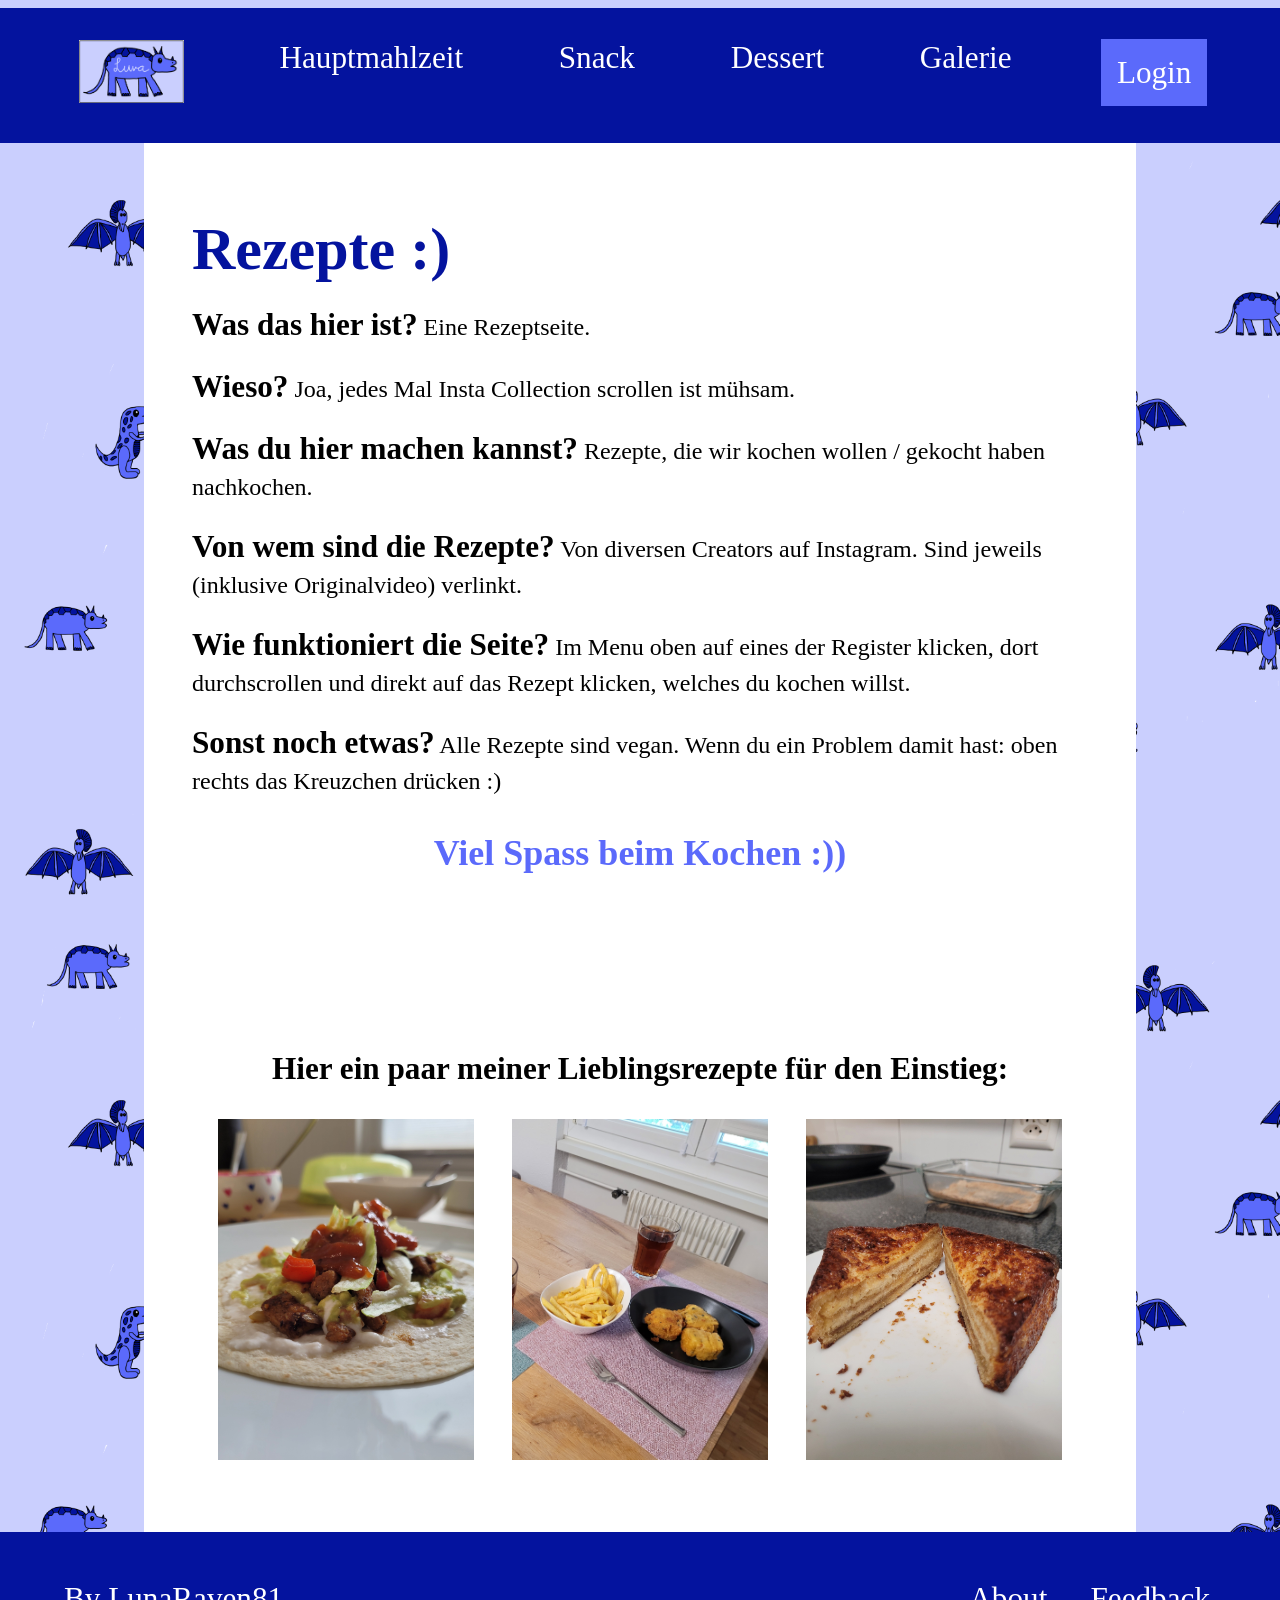
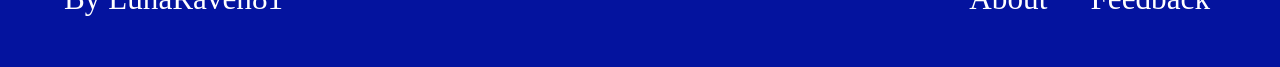
<file: index.html>
<!DOCTYPE html>
<html lang="de">

    <head>
        <meta charset="UTF-8">
        <meta name="viewport" content="width=device-width, initial-scale=1.0">
        <title>Rezepte :)</title>
        <link rel="stylesheet" href="style/style.css">
    </head>

    <body>
        <header>
            <nav>
                <a href="index.html"><button id="home" class="mobileToo"><img src="images/style/logo.png" alt="Logo" id="logo"></button></a>
                <a href="sites/hauptmahlzeit.html"><button id="main">Hauptmahlzeit</button></a>
                <a><button id="snack">Snack</button></a>
                <a><button id="dessert">Dessert</button></a>
                <a href="sites/galery.html"><button id="galery">Galerie</button></a>
                <a href="sites/login.html"><button id="login">Login</button></a>
                <section id="burgernav">
                    <button id="burgerbutton" class="mobileToo"><img src="images/style/menu.png" alt="Menu"></button>
                    <div id="burgermenu">
                        <ul>
                            <li><a href="sites/hauptmahlzeit.html"><button id="mobileMain" class="mobileToo">Hauptmahlzeit</button></a></li>
                            <li><a><button id="mobileSnack" class="mobileToo">Snack</button></a></li>
                            <li><a><button id="mobileDessert" class="mobileToo">Dessert</button></a></li>
                            <li><a href="sites/galery.html"><button id="mobileGalery" class="mobileToo">Galerie</button></a></li>
                            <li><a href="sites/login.html"><button id="mobileLogin" class="mobileToo">Login</button></a></li>
                        </ul>
                    </div>
                </section>
            </nav>
        </header>
        <main>
            <h1>Rezepte :)</h1>
            <p><span class="bold">Was das hier ist?</span> Eine Rezeptseite.</p>
            <p><span class="bold">Wieso?</span> Joa, jedes Mal Insta Collection scrollen ist mühsam.</p>
            <p><span class="bold">Was du hier machen kannst?</span> Rezepte, die wir kochen wollen / gekocht haben nachkochen.</p>
            <p><span class="bold">Von wem sind die Rezepte?</span> Von diversen Creators auf Instagram. Sind jeweils (inklusive Originalvideo) verlinkt.</p>
            <p><span class="bold">Wie funktioniert die Seite?</span> Im Menu oben auf eines der Register klicken, dort durchscrollen und direkt auf das Rezept klicken, welches du kochen willst.</p>
            <p><span class="bold">Sonst noch etwas?</span> Alle Rezepte sind vegan. Wenn du ein Problem damit hast: oben rechts das Kreuzchen drücken :)</p>
            <p id="funCooking">Viel Spass beim Kochen :))</p>
            <p>
                <h3 id="favourites">Hier ein paar meiner Lieblingsrezepte für den Einstieg:</h3>
                <section class="grid">
                    <img src="images/fajita.jpg" alt="Fajita">
                    <img src="images/fish&chips.jpg" alt="Fish & Chips">
                    <img src="images/zimt_toasty.jpg" alt="Zimt Toasty">
                </section>
            </p>
        </main>
        <footer>
            <p>By <a href="https://github.com/LunaRaven81">LunaRaven81</a></p>
            <nav>
                <a href="sites/about.html"><button id="about">About</button></a>
                <a href="sites/feedback.html"><button id="feedback">Feedback</button></a>
            </nav>
        </footer>
    </body>

</html>
</file>
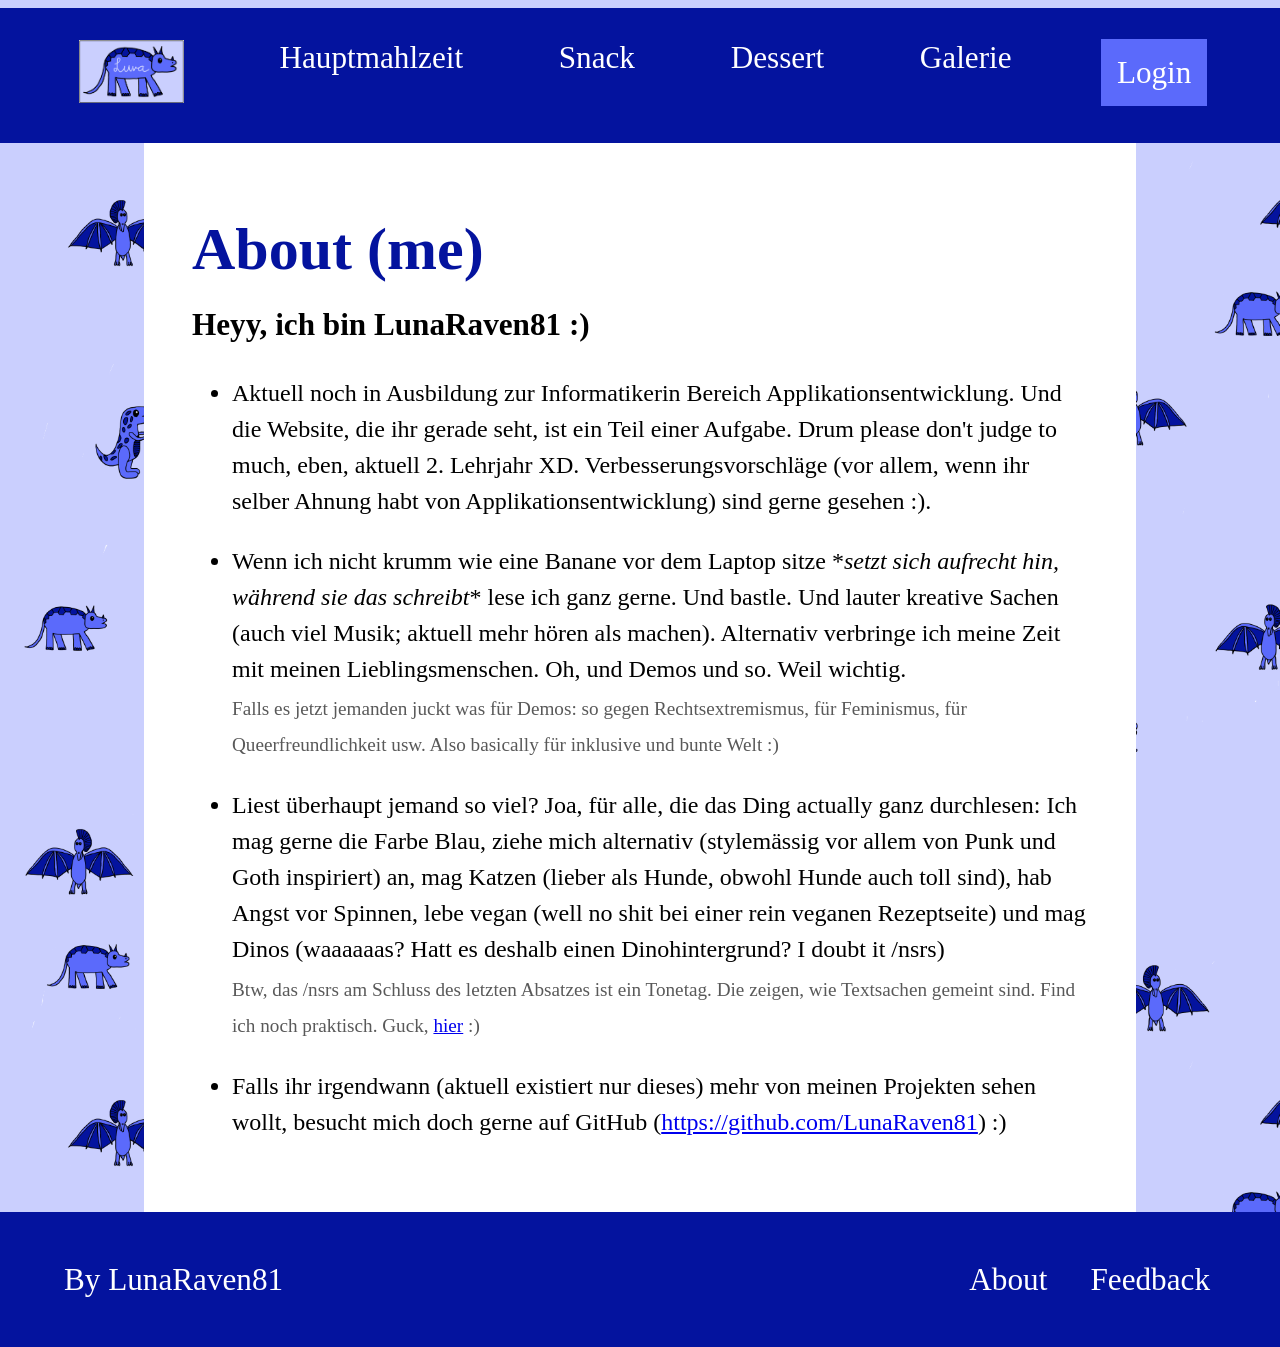
<file: sites/about.html>
<!DOCTYPE html>
<html lang="de">

    <head>
        <meta charset="UTF-8">
        <meta name="viewport" content="width=device-width, initial-scale=1.0">
        <title>Rezepte :)</title>
        <link rel="stylesheet" href="../style/style.css">
    </head>

    <body>
        <header>
            <nav>
                <a href="../index.html"><button id="home" class="mobileToo"><img src="../images/style/logo.png" alt="Logo" id="logo"></button></a>
                <a href="hauptmahlzeit.html"><button id="main">Hauptmahlzeit</button></a>
                <a><button id="snack">Snack</button></a>
                <a><button id="dessert">Dessert</button></a>
                <a href="galery.html"><button id="galery">Galerie</button></a>
                <a href="login.html"><button id="login">Login</button></a>
                <section id="burgernav">
                    <button id="burgerbutton" class="mobileToo"><img src="../images/style/menu.png" alt="Menu"></button>
                    <div id="burgermenu">
                        <ul>
                            <li><a href="hauptmahlzeit.html"><button id="mobileMain" class="mobileToo">Hauptmahlzeit</button></a></li>
                            <li><a><button id="mobileSnack" class="mobileToo">Snack</button></a></li>
                            <li><a><button id="mobileDessert" class="mobileToo">Dessert</button></a></li>
                            <li><a href="galery.html"><button id="mobileGalery" class="mobileToo">Galerie</button></a></li>
                            <li><a href="login.html"><button id="mobileLogin" class="mobileToo">Login</button></a></li>
                        </ul>
                    </div>
                </section>
            </nav>
        </header>
        <main>
            <h1>About (me)</h1>
            <h3>Heyy, ich bin LunaRaven81 :)</h3>
            <ul>
                <li>
                    <p>Aktuell noch in Ausbildung zur Informatikerin Bereich Applikationsentwicklung. Und die Website, die ihr gerade seht, ist ein Teil einer Aufgabe. Drum please don't judge to much, eben, aktuell 2. Lehrjahr XD. Verbesserungsvorschläge (vor allem, wenn ihr selber Ahnung habt von Applikationsentwicklung) sind gerne gesehen :).</p>
                </li>
                <li>
                    <p>Wenn ich nicht krumm wie eine Banane vor dem Laptop sitze *<span class="italic">setzt sich aufrecht hin, während sie das schreibt</span>* lese ich ganz gerne. Und bastle. Und lauter kreative Sachen (auch viel Musik; aktuell mehr hören als machen). Alternativ verbringe ich meine Zeit mit meinen Lieblingsmenschen. Oh, und Demos und so. Weil wichtig.</p>
                    <p class="subtext">Falls es jetzt jemanden juckt was für Demos: so gegen Rechtsextremismus, für Feminismus, für Queerfreundlichkeit usw. Also basically für inklusive und bunte Welt :)</p>
                </li>
                <li>
                    <p>Liest überhaupt jemand so viel? Joa, für alle, die das Ding actually ganz durchlesen: Ich mag gerne die Farbe Blau, ziehe mich alternativ (stylemässig vor allem von Punk und Goth inspiriert) an, mag Katzen (lieber als Hunde, obwohl Hunde auch toll sind), hab Angst vor Spinnen, lebe vegan (well no shit bei einer rein veganen Rezeptseite) und mag Dinos (waaaaaas? Hatt es deshalb einen Dinohintergrund? I doubt it /nsrs)</p>
                    <p class="subtext">Btw, das /nsrs am Schluss des letzten Absatzes ist ein Tonetag. Die zeigen, wie Textsachen gemeint sind. Find ich noch praktisch. Guck, <a href="https://tonetags.carrd.co/">hier</a> :)</p>
                </li>
                <li>
                    <p>Falls ihr irgendwann (aktuell existiert nur dieses) mehr von meinen Projekten sehen wollt, besucht mich doch gerne auf GitHub (<a href="https://github.com/LunaRaven81">https://github.com/LunaRaven81</a>) :)</p>
                </li>
        </ul>
        </main>
        <footer>
            <p>By <a href="https://github.com/LunaRaven81">LunaRaven81</a></p>
            <nav>
                <a href="about.html"><button id="about">About</button></a>
                <a href="feedback.html"><button id="feedback">Feedback</button></a>
            </nav>
        </footer>
    </body>

</html>
</file>
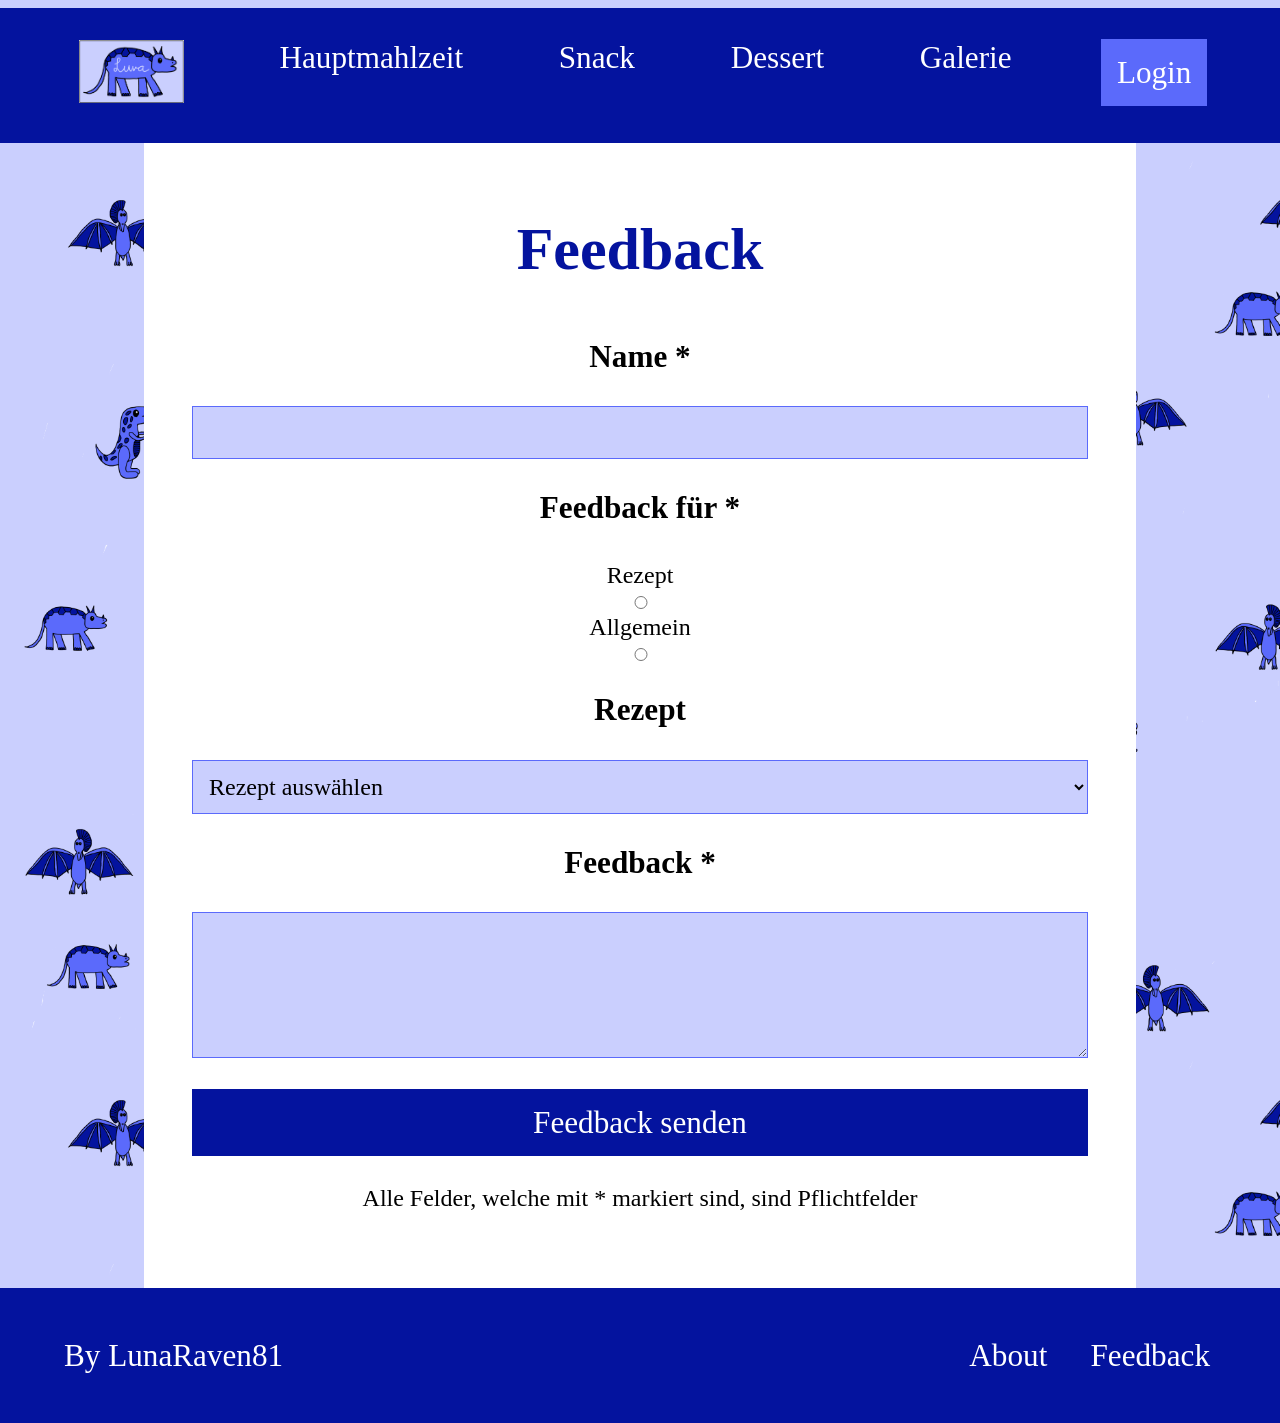
<file: sites/feedback.html>
<!DOCTYPE html>
<html lang="de">

    <head>
        <meta charset="UTF-8">
        <meta name="viewport" content="width=device-width, initial-scale=1.0">
        <title>Rezepte :)</title>
        <link rel="stylesheet" href="../style/style.css">
    </head>

    <body>
        <header>
            <nav>
                <a href="../index.html"><button id="home" class="mobileToo"><img src="../images/style/logo.png" alt="Logo" id="logo"></button></a>
                <a href="hauptmahlzeit.html"><button id="main">Hauptmahlzeit</button></a>
                <a><button id="snack">Snack</button></a>
                <a><button id="dessert">Dessert</button></a>
                <a href="galery.html"><button id="galery">Galerie</button></a>
                <a href="login.html"><button id="login">Login</button></a>
                <section id="burgernav">
                    <button id="burgerbutton" class="mobileToo"><img src="../images/style/menu.png" alt="Menu"></button>
                    <div id="burgermenu">
                        <ul>
                            <li><a href="hauptmahlzeit.html"><button id="mobileMain" class="mobileToo">Hauptmahlzeit</button></a></li>
                            <li><a><button id="mobileSnack" class="mobileToo">Snack</button></a></li>
                            <li><a><button id="mobileDessert" class="mobileToo">Dessert</button></a></li>
                            <li><a href="galery.html"><button id="mobileGalery" class="mobileToo">Galerie</button></a></li>
                            <li><a href="login.html"><button id="mobileLogin" class="mobileToo">Login</button></a></li>
                        </ul>
                    </div>
                </section>
            </nav>
        </header>
        <main>
            <!--TODO: Mailto ändern, dasss es mir einfach eine Mail mit Feedback schickt, ohne dass Mensch Mail öffnen muss; Skript?
                      Oder gucken, dass wie Kommentar auf Website erscheint mit Backend usw-->
            <form action="../index.html">
                <h1>Feedback</h1> 
                <!--Name für Feedback-->
                <label for="name"><h3>Name *</h3></label>
                <input type="text" id="name" name="name" required>
                <!--Auswahl, ob Feedback für Rezept oder allgemein-->
                <h3>Feedback für *</h3>
                <label for="recipe">Rezept</label>
                <input type="radio" id="recipe" name="feedbackFor" value="recipe" required>
                <label for="overall">Allgemein</label>
                <input type="radio" id="overall" name="feedbackFor" value="overall" required>
                <!--TODO: JavaScript, dass Rezept required ist, falls feedbackFor = recipe-->
                <!--Rezept, falls Feedback für Rezept-->
                <label for="recipeName"><h3>Rezept</h3></label>
                <select id="recipeName" name="recipeName">
                    <option value="" disabled selected>Rezept auswählen</option>
                    <optgroup label="Hauptmahlzeit">
                        <option value="Cannelloni">Cannelloni</option>
                        <option value="Knoblauch-Sahne-Spaghetti">Knoblauch-Sahne-Spaghetti</option>
                        <option value="Flammkuchen">Flammkuchen</option>
                    </optgroup>
                    <optgroup label="Snack">
                    </optgroup>
                    <optgroup label="Dessert">
                    </optgroup>
                </select>
                <!--Feedback-->
                <label for="feedbacktext"><h3>Feedback *</h3></label>
                <textarea id="feedbacktext" name="feedbacktext" required></textarea>
                <!--Sendebutton-->
                <input type="submit" value="Feedback senden">
                <p>Alle Felder, welche mit * markiert sind, sind Pflichtfelder</p>
            </form>
        </main>
        <footer>
            <p>By <a href="https://github.com/LunaRaven81">LunaRaven81</a></p>
            <nav>
                <a href="about.html"><button id="about">About</button></a>
                <a href="feedback.html"><button id="feedback">Feedback</button></a>
            </nav>
        </footer>
    </body>

</html>
</file>
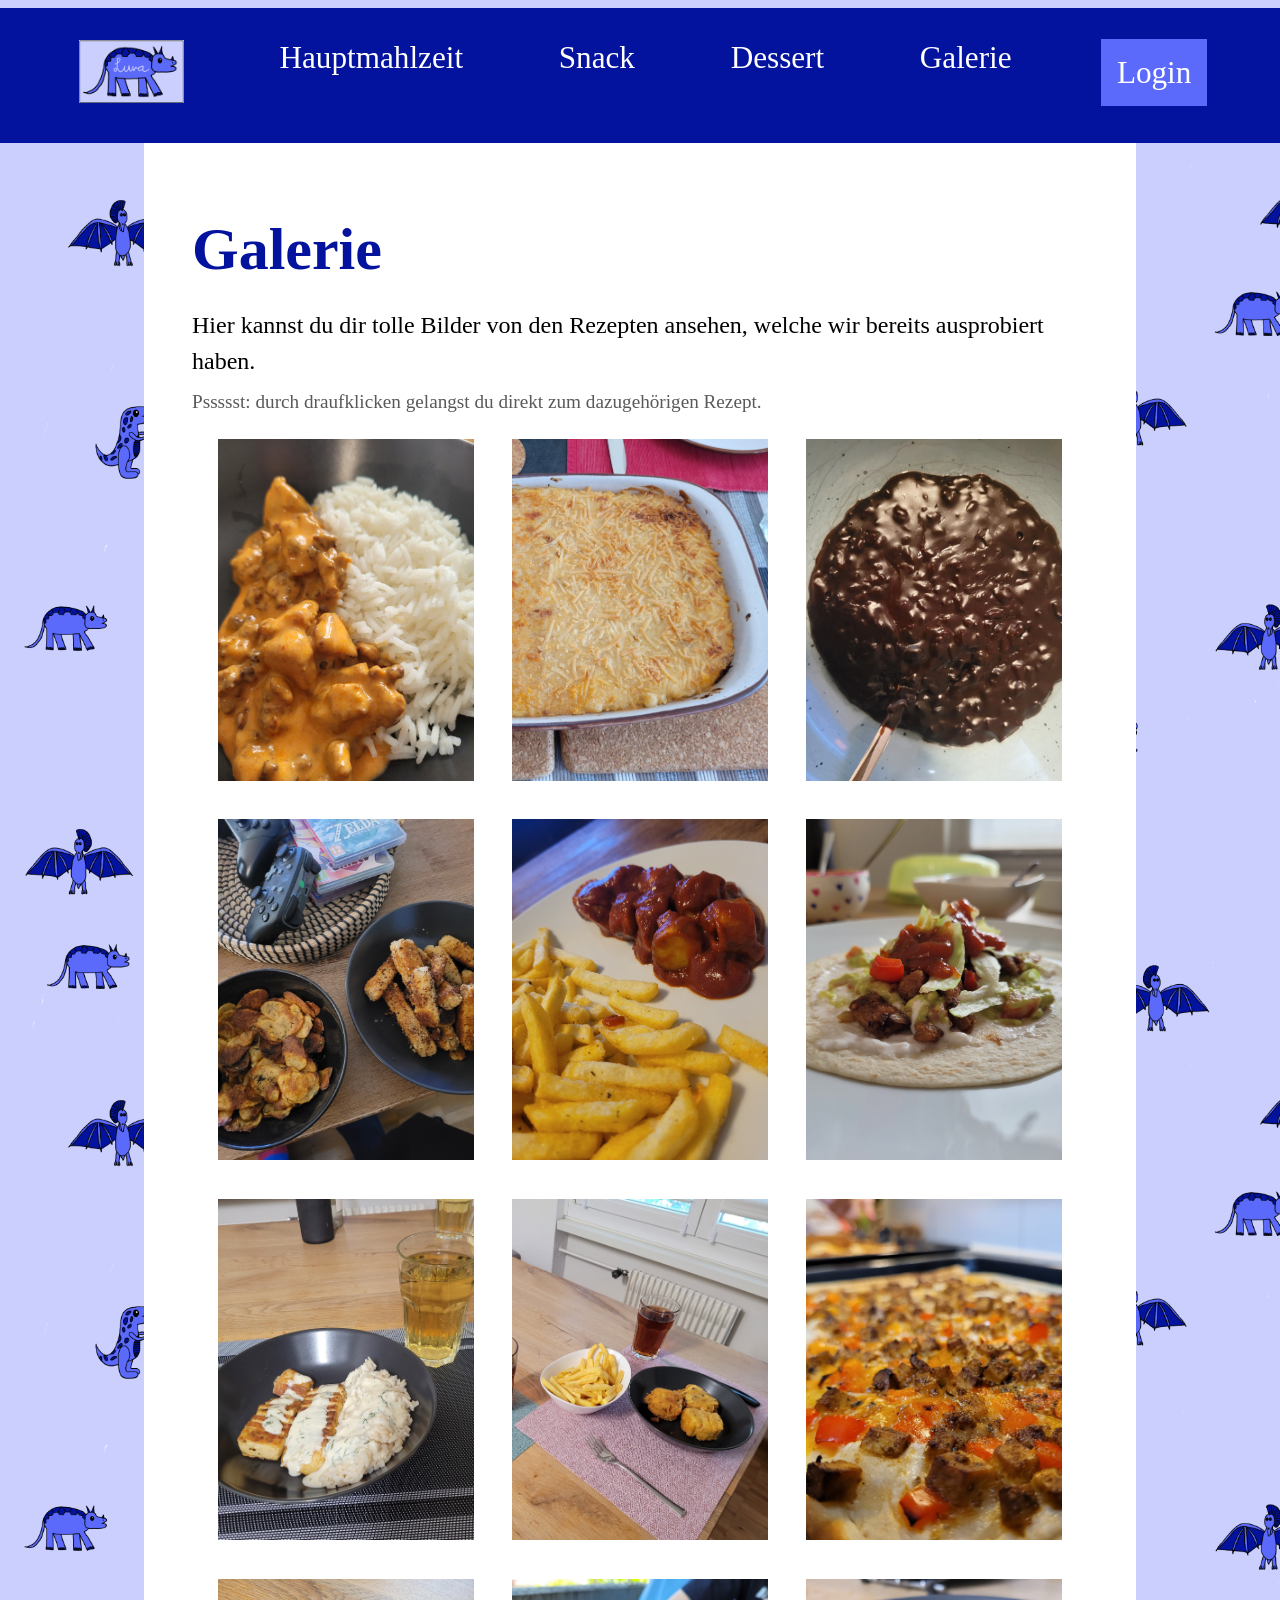
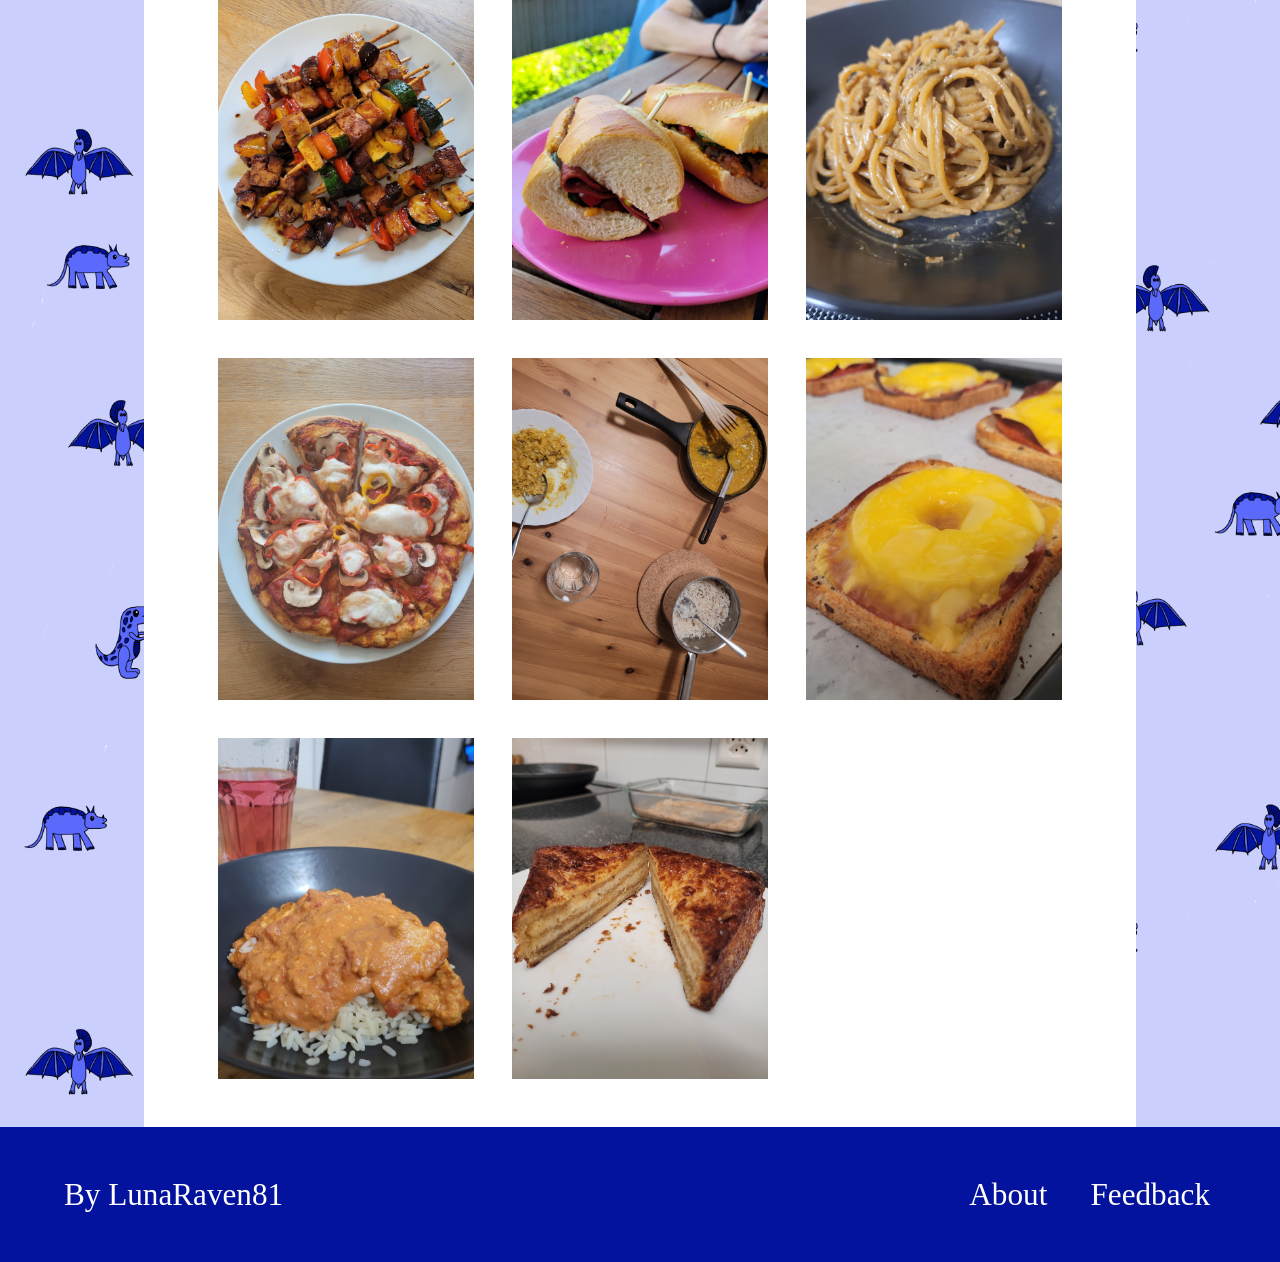
<file: sites/galery.html>
<!DOCTYPE html>
<html lang="de">

    <head>
        <meta charset="UTF-8">
        <meta name="viewport" content="width=device-width, initial-scale=1.0">
        <title>Rezepte :)</title>
        <link rel="stylesheet" href="../style/style.css">
    </head>

    <body>
        <header>
            <nav>
                <a href="../index.html"><button id="home" class="mobileToo"><img src="../images/style/logo.png" alt="Logo" id="logo"></button></a>
                <a href="hauptmahlzeit.html"><button id="main">Hauptmahlzeit</button></a>
                <a><button id="snack">Snack</button></a>
                <a><button id="dessert">Dessert</button></a>
                <a href="galery.html"><button id="galery">Galerie</button></a>
                <a href="login.html"><button id="login">Login</button></a>
                <section id="burgernav">
                    <button id="burgerbutton" class="mobileToo"><img src="../images/style/menu.png" alt="Menu"></button>
                    <div id="burgermenu">
                        <ul>
                            <li><a href="hauptmahlzeit.html"><button id="mobileMain" class="mobileToo">Hauptmahlzeit</button></a></li>
                            <li><a><button id="mobileSnack" class="mobileToo">Snack</button></a></li>
                            <li><a><button id="mobileDessert" class="mobileToo">Dessert</button></a></li>
                            <li><a href="galery.html"><button id="mobileGalery" class="mobileToo">Galerie</button></a></li>
                            <li><a href="login.html"><button id="mobileLogin" class="mobileToo">Login</button></a></li>
                        </ul>
                    </div>
                </section>
            </nav>
        </header>
        <main class="galery">
            <h1>Galerie</h1>
            <p>Hier kannst du dir tolle Bilder von den Rezepten ansehen, welche wir bereits ausprobiert haben.</p>
            <p class="subtext">Pssssst: durch draufklicken gelangst du direkt zum dazugehörigen Rezept.</p>
            <section class="grid">
                <img src="../images/butter_tofu.jpg" alt="Butter Tofu">
                <img src="../images/cannelloni.jpg" alt="Cannelloni">
                <img src="../images/champorado.jpg" alt="Champorado">
                <img src="../images/chicken_tenders_mit_chips.jpg" alt="Chicken Tenders mit Chips">
                <img src="../images/currywurst.jpg" alt="Currywurst">
                <img src="../images/fajita.jpg" alt="Fajita">
                <img src="../images/fisch_mit_dillsauce.jpg" alt="Fisch mit Dillsauce">
                <img src="../images/fish&chips.jpg" alt="Fish & Chips">
                <img src="../images/flammkuchen.jpg" alt="Flammkuchen">
                <img src="../images/grillspiesse.jpg" alt="Grillspiesse">
                <img src="../images/hot_honey_meatballs.jpg" alt="Hot Honey Meatballs">
                <img src="../images/knoblauch_spaghetti.jpg" alt="Knoblauch-Spaghetti">
                <img src="../images/pizza.jpg" alt="Pizza">
                <img src="../images/reis_kasimir.jpg" alt="Reis Kasimir">
                <img src="../images/toast_hawaii.jpg" alt="Toast Hawaii">
                <img src="../images/tofu_chicken.jpg" alt="Tofu Chicken">
                <img src="../images/zimt_toasty.jpg" alt="Zimt Toasty">
            </section>
        </main>
        <footer>
            <p>By <a href="https://github.com/LunaRaven81">LunaRaven81</a></p>
            <nav>
                <a href="about.html"><button id="about">About</button></a>
                <a href="feedback.html"><button id="feedback">Feedback</button></a>
            </nav>
        </footer>
    </body>

</html>
</file>
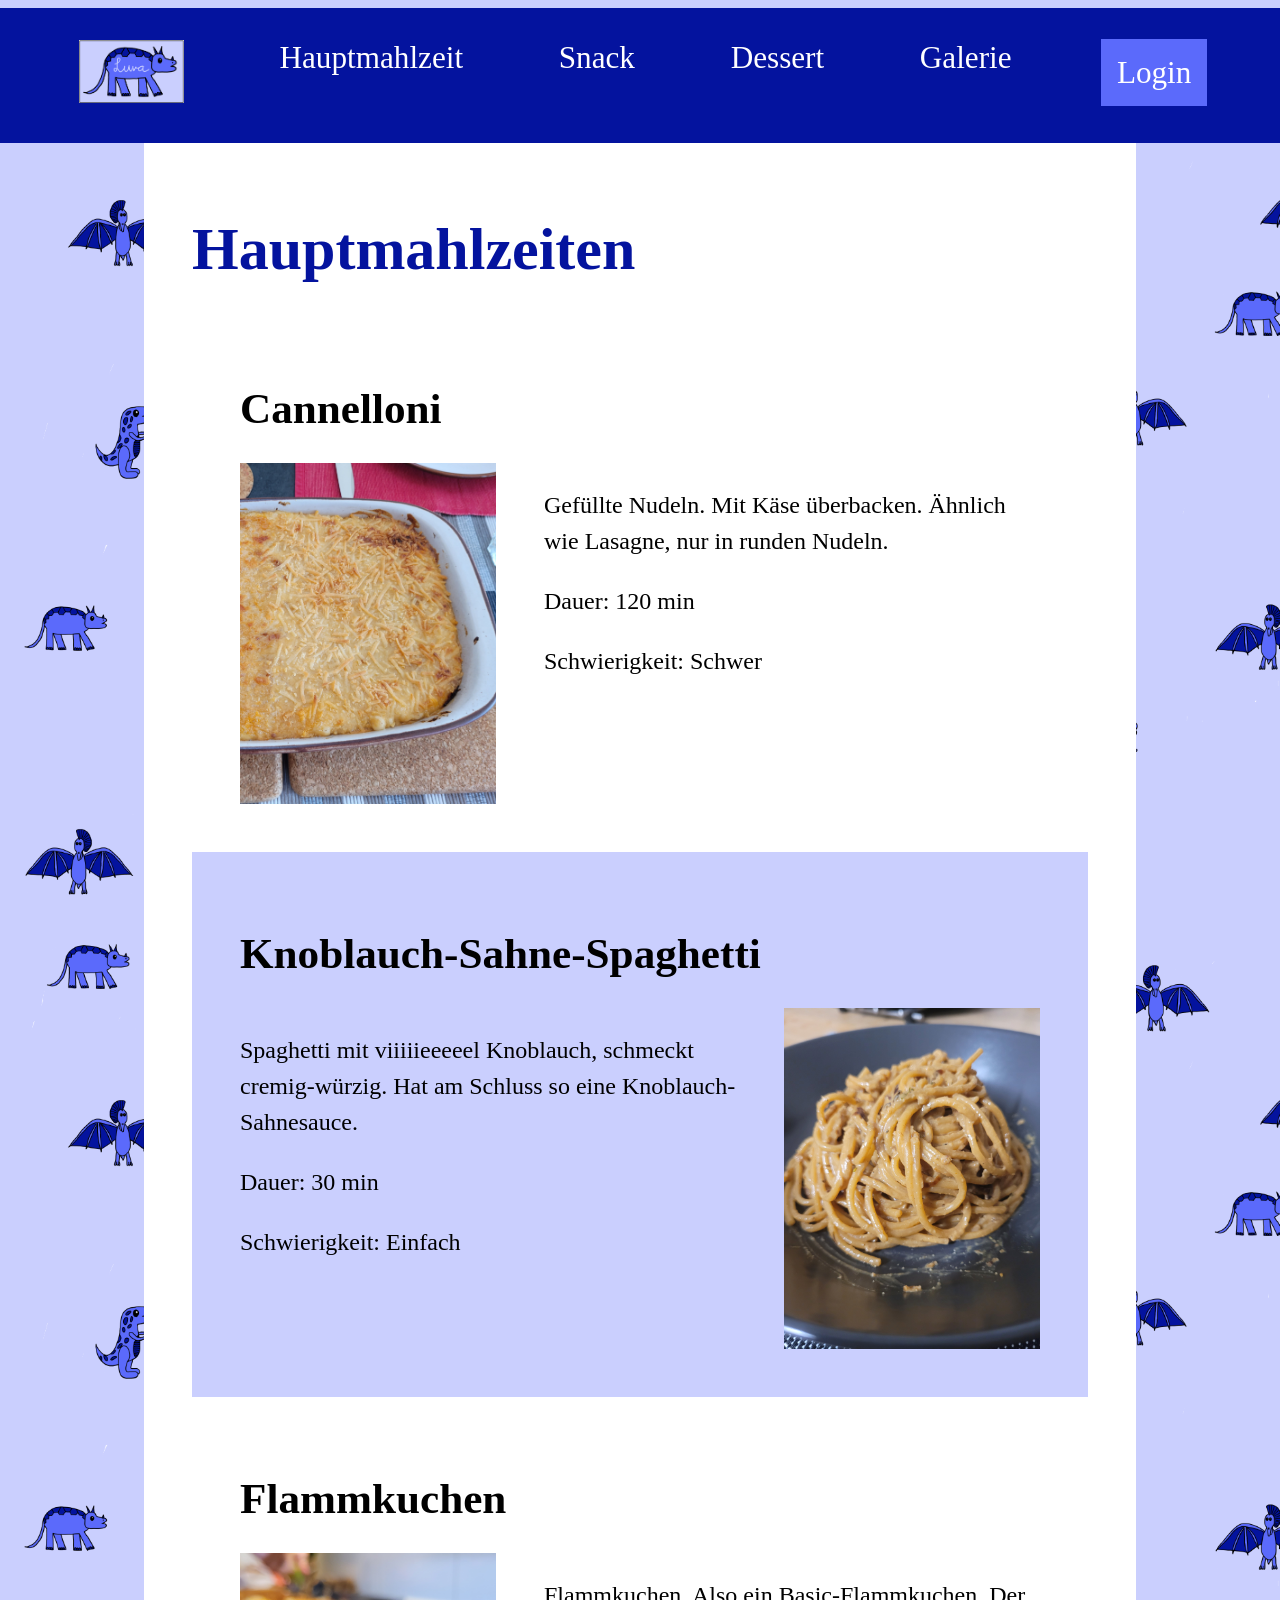
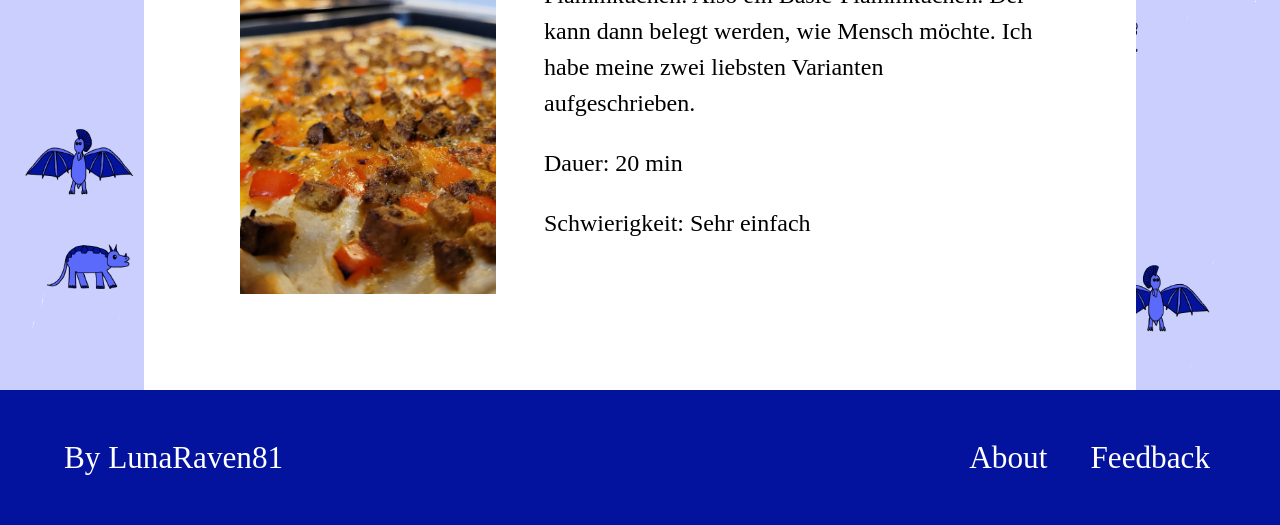
<file: sites/hauptmahlzeit.html>
<!DOCTYPE html>
<html lang="de">

    <head>
        <meta charset="UTF-8">
        <meta name="viewport" content="width=device-width, initial-scale=1.0">
        <title>Rezepte :)</title>
        <link rel="stylesheet" href="../style/style.css">
    </head>

    <body>
        <header>
            <nav>
                <a href="../index.html"><button id="home" class="mobileToo"><img src="../images/style/logo.png" alt="Logo" id="logo"></button></a>
                <a href="hauptmahlzeit.html"><button id="main">Hauptmahlzeit</button></a>
                <a><button id="snack">Snack</button></a>
                <a><button id="dessert">Dessert</button></a>
                <a href="galery.html"><button id="galery">Galerie</button></a>
                <a href="login.html"><button id="login">Login</button></a>
                <section id="burgernav">
                    <button id="burgerbutton" class="mobileToo"><img src="../images/style/menu.png" alt="Menu"></button>
                    <div id="burgermenu">
                        <ul>
                            <li><a href="hauptmahlzeit.html"><button id="mobileMain" class="mobileToo">Hauptmahlzeit</button></a></li>
                            <li><a><button id="mobileSnack" class="mobileToo">Snack</button></a></li>
                            <li><a><button id="mobileDessert" class="mobileToo">Dessert</button></a></li>
                            <li><a href="galery.html"><button id="mobileGalery" class="mobileToo">Galerie</button></a></li>
                            <li><a href="login.html"><button id="mobileLogin" class="mobileToo">Login</button></a></li>
                        </ul>
                    </div>
                </section>
            </nav>
        </header>
        <main class="meal">
            <h1>Hauptmahlzeiten</h1>
            <!--TODO: Actually richtige Links einfügen-->
            <a class="meal">
                <article>
                    <h2>Cannelloni</h2>
                    <section>
                        <div>
                            <p>Gefüllte Nudeln. Mit Käse überbacken. Ähnlich wie Lasagne, nur in runden Nudeln.</p>
                            <p>Dauer: 120 min</p>
                            <p>Schwierigkeit: Schwer</p>
                        </div>
                        <img src="../images/cannelloni.jpg" alt="Cannelloni">
                    </section>
                </article>
            </a>
            <a class="meal">
                <article>
                    <h2>Knoblauch-Sahne-Spaghetti</h2>
                    <section>
                        <div>
                            <p>Spaghetti mit viiiiieeeeel Knoblauch, schmeckt cremig-würzig. Hat am Schluss so eine Knoblauch-Sahnesauce.</p>
                            <p>Dauer: 30 min</p>
                            <p>Schwierigkeit: Einfach</p>
                        </div>
                        <img src="../images/knoblauch_spaghetti.jpg" alt="Knoblauchbutter-Spaghetti">
                    </section>
                </article>
            </a>
            <a class="meal">
                <article>
                    <h2>Flammkuchen</h2>
                    <section>
                        <div>
                            <p>Flammkuchen. Also ein Basic-Flammkuchen. Der kann dann belegt werden, wie Mensch möchte. Ich habe meine zwei liebsten Varianten aufgeschrieben.</p>
                            <p>Dauer: 20 min</p>
                            <p>Schwierigkeit: Sehr einfach</p>
                        </div>
                        <img src="../images/flammkuchen.jpg" alt="Flammkuchen">
                    </section>
                </article>
            </a>
        </main>
        <footer>
            <p>By <a href="https://github.com/LunaRaven81">LunaRaven81</a></p>
            <nav>
                <a href="about.html"><button id="about">About</button></a>
                <a href="feedback.html"><button id="feedback">Feedback</button></a>
            </nav>
        </footer>
    </body>

</html>
</file>
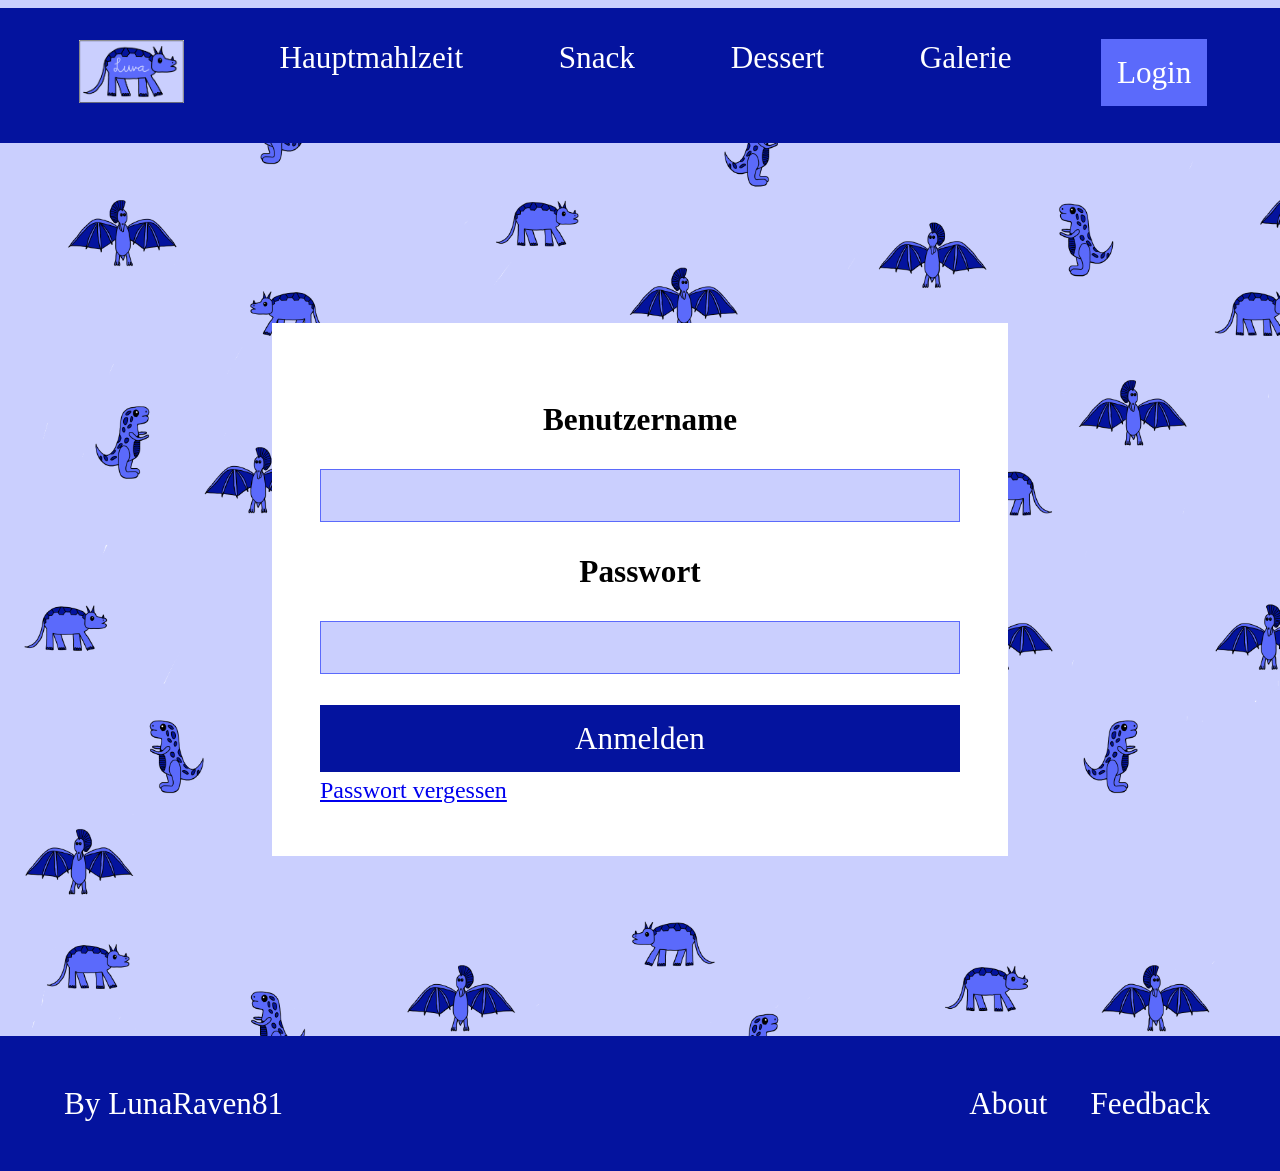
<file: sites/login.html>
<!DOCTYPE html>
<html lang="de">

    <head>
        <meta charset="UTF-8">
        <meta name="viewport" content="width=device-width, initial-scale=1.0">
        <title>Rezepte :)</title>
        <link rel="stylesheet" href="../style/style.css">
    </head>

    <body>
        <header>
            <nav>
                <a href="../index.html"><button id="home" class="mobileToo"><img src="../images/style/logo.png" alt="Logo" id="logo"></button></a>
                <a href="hauptmahlzeit.html"><button id="main">Hauptmahlzeit</button></a>
                <a><button id="snack">Snack</button></a>
                <a><button id="dessert">Dessert</button></a>
                <a href="galery.html"><button id="galery">Galerie</button></a>
                <a href="login.html"><button id="login">Login</button></a>
                <section id="burgernav">
                    <button id="burgerbutton" class="mobileToo"><img src="../images/style/menu.png" alt="Menu"></button>
                    <div id="burgermenu">
                        <ul>
                            <li><a href="hauptmahlzeit.html"><button id="mobileMain" class="mobileToo">Hauptmahlzeit</button></a></li>
                            <li><a><button id="mobileSnack" class="mobileToo">Snack</button></a></li>
                            <li><a><button id="mobileDessert" class="mobileToo">Dessert</button></a></li>
                            <li><a href="galery.html"><button id="mobileGalery" class="mobileToo">Galerie</button></a></li>
                            <li><a href="login.html"><button id="mobileLogin" class="mobileToo">Login</button></a></li>
                        </ul>
                    </div>
                </section>
            </nav>
        </header>
        <main class="login">
            <!--TODO: Potenziell Passwortregeln definieren-->
            <form action="../index.html">
                <label for="username"><h3>Benutzername</h3></label>
                <input type="text" id="username" name="username" required>
                <label for="password"><h3>Passwort</h3></label>
                <input type="password" id="password" name="password" required>
                <!--Sendebutton-->
                <input type="submit" value="Anmelden">
            </form>
            <a href="password-forgot.html" id="passwordReset">Passwort vergessen</a>
        </main>
        <footer>
            <p>By <a href="https://github.com/LunaRaven81">LunaRaven81</a></p>
            <nav>
                <a href="about.html"><button id="about">About</button></a>
                <a href="feedback.html"><button id="feedback">Feedback</button></a>
            </nav>
        </footer>
    </body>

</html>
</file>
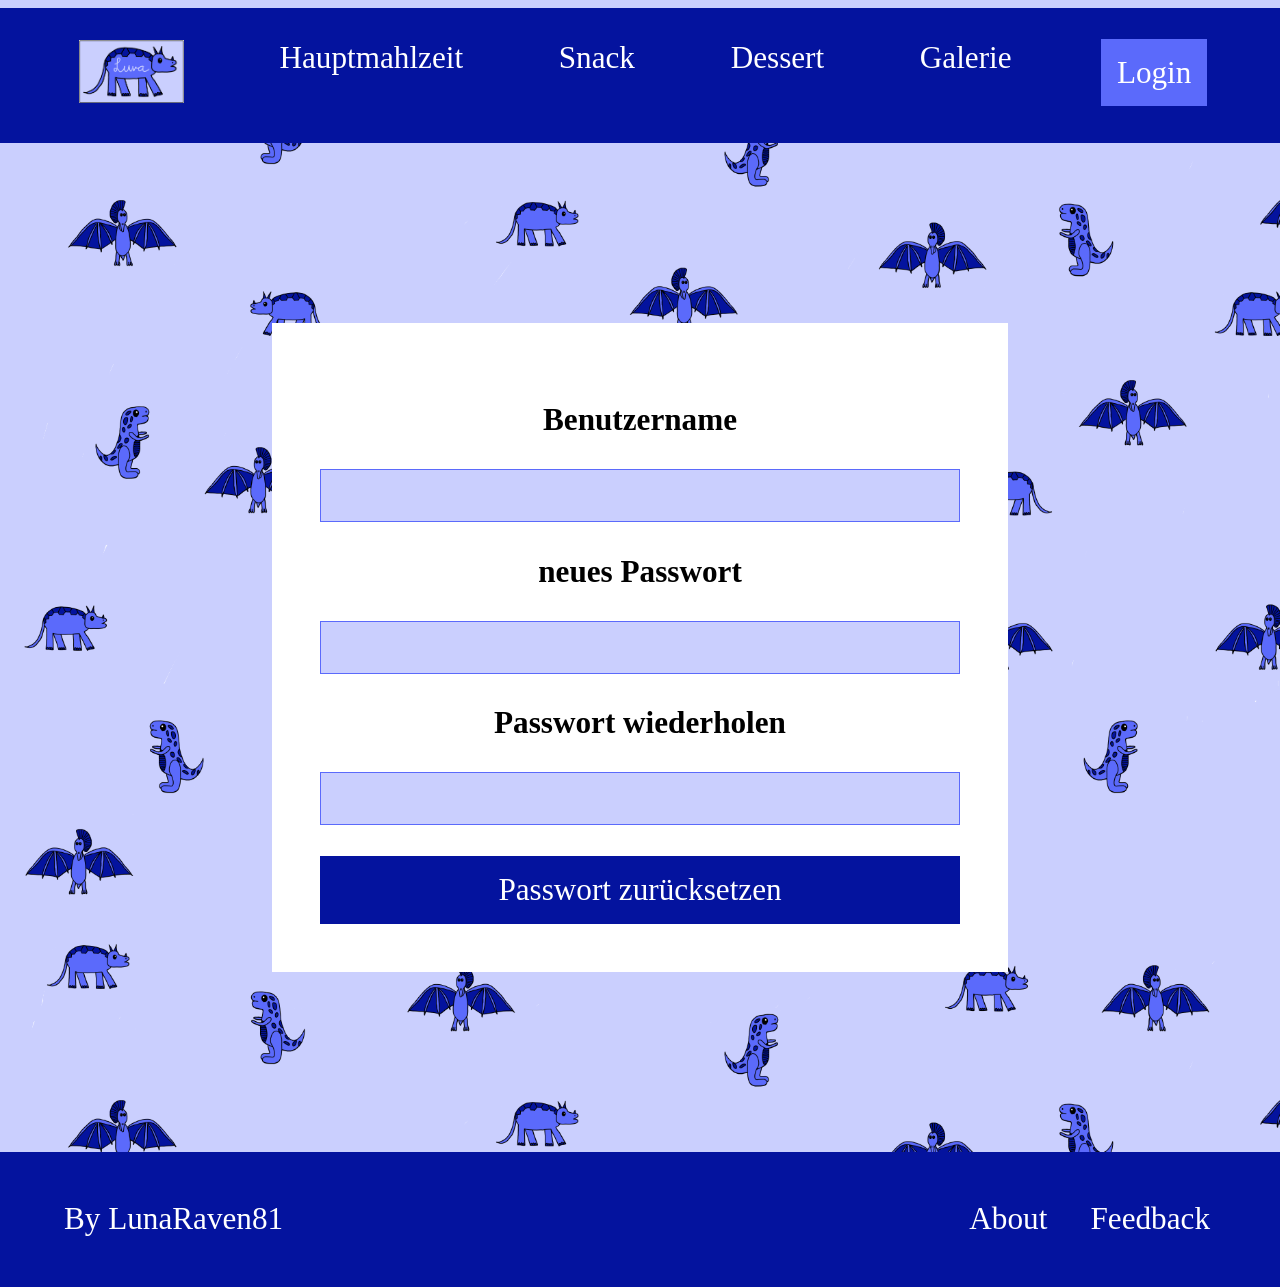
<file: sites/password-forgot.html>
<!DOCTYPE html>
<html lang="de">

    <head>
        <meta charset="UTF-8">
        <meta name="viewport" content="width=device-width, initial-scale=1.0">
        <title>Rezepte :)</title>
        <link rel="stylesheet" href="../style/style.css">
    </head>

    <body>
        <header>
            <nav>
                <a href="../index.html"><button id="home" class="mobileToo"><img src="../images/style/logo.png" alt="Logo" id="logo"></button></a>
                <a href="hauptmahlzeit.html"><button id="main">Hauptmahlzeit</button></a>
                <a><button id="snack">Snack</button></a>
                <a><button id="dessert">Dessert</button></a>
                <a href="galery.html"><button id="galery">Galerie</button></a>
                <a href="login.html"><button id="login">Login</button></a>
                <section id="burgernav">
                    <button id="burgerbutton" class="mobileToo"><img src="../images/style/menu.png" alt="Menu"></button>
                    <div id="burgermenu">
                        <ul>
                            <li><a href="hauptmahlzeit.html"><button id="mobileMain" class="mobileToo">Hauptmahlzeit</button></a></li>
                            <li><a><button id="mobileSnack" class="mobileToo">Snack</button></a></li>
                            <li><a><button id="mobileDessert" class="mobileToo">Dessert</button></a></li>
                            <li><a href="galery.html"><button id="mobileGalery" class="mobileToo">Galerie</button></a></li>
                            <li><a href="login.html"><button id="mobileLogin" class="mobileToo">Login</button></a></li>
                        </ul>
                    </div>
                </section>
            </nav>
        </header>
        <main class="login">
            <!--TODO: Potenziell Passwortregeln definieren-->
            <form action="login.html">
                <label for="username"><h3>Benutzername</h3></label>
                <input type="text" id="username" name="username" required>
                <label for="password"><h3>neues Passwort</h3></label>
                <input type="password" id="password" name="password" required>
                <label for="repeatPassword"><h3>Passwort wiederholen</h3></label>
                <input type="password" id="repeatPassword" name="repeatPassword" required>
                <!--Sendebutton-->
                <input type="submit" value="Passwort zurücksetzen">
            </form>
        </main>
        <footer>
            <p>By <a href="https://github.com/LunaRaven81">LunaRaven81</a></p>
            <nav>
                <a href="about.html"><button id="about">About</button></a>
                <a href="feedback.html"><button id="feedback">Feedback</button></a>
            </nav>
        </footer>
    </body>

</html>
</file>
<file: style/style.css>
/* Allgemeine Textdinge (z.B. grösse und Farbe) */
h1 {
    font-size: 2.5rem;
    color: #04139E;
}

h2 {
    font-size: 1.8rem;
}

h3 {
    font-size: 1.3rem;
}

.bold {
    font-weight: bold;
    font-size: 1.3rem;
}

.italic {
    font-style: italic;
}

.subtext {
    font-size: 0.8rem;
    color: rgb(89, 89, 89);
    margin-top: -1em;
}

a.meal {
    text-decoration: none;
    color: black;
}

a.meal:hover {
    cursor: pointer;
}


/* Layout allgemein grösser (dass es einen Dinorand gibt) */
html {
    padding: none;
    margin: none;
    height: 100vh;
    overflow-x: hidden;
    font-size: 1.5rem;
    box-sizing: border-box;
    line-height: 1.5em;
}

body {
    align-items: center;
    justify-content: space-between;
    background-image: url('../images/style/background.png');
    background-size: cover;
    background-repeat: repeat;
    padding: none;
    margin: none;
    height: 100vh;
    display: flex;
    flex-direction: column;
    box-sizing: border-box;
}

main {
    width: 70vw;
    background-color: white;
    padding: 2em;
    margin: none;
    flex: 1;
}

main.login {
    margin-top: 20vh;
    margin-bottom: 20vh;
    width: 50vw;
}


/* Spezifischere Formatierungen für diverse Elemente */
/* Spezifische Formatänderung für das "Viel Spass beim Kochen" */
#funCooking {
    font-size: 1.5rem;
    text-align: center;
    color: #5B6AFB;
    font-weight: bold;
}

#favourites {
    text-align: center;
    margin-top: 20vh;
}

/* Änderung von Login-Button im Vergleich zu anderen Buttons */
#login {
    background-color: #5B6AFB;
    color: white;
    font-family: inherit;
    font-size: 1.3rem;
    border: none;   
    padding: 0.5em;
}

#login:hover {
    border: 1px solid black
}

/* Formatierung für die Article-Elemente */
article {
    padding: 2em;
}

.meal:nth-of-type(2n) article {
    background-color: #CACFFE;
    flex-direction: row;
} 

article section {
    display: flex;
    flex-wrap: nowrap;
    flex-direction: row-reverse;
    gap: 2em;
}

.meal:nth-of-type(2n) article section {
    flex-direction: row;
}

/* Formatierung für die Formulare */
form {
    display: flex;
    flex-direction: column;
    justify-content: center;
    text-align: center;
}

input, option, optgroup, select, textarea {
    padding: 0.5em;
    background-color: #CACFFE;
    font-size: 1rem;
    font-family: inherit;
    border: 1px solid #5B6AFB;
}

input:focus, select:focus, textarea:focus {
    outline: 2px solid #5B6AFB;
}

input[type="radio"]:focus {
    outline: none;
}

input[type="radio"]:checked {
    accent-color: #04139E;
}

textarea {
    height: 5em;
}

input[type="submit"] {
    background-color: #04139E;
    color: white;
    font-family: inherit;
    font-size: 1.3rem;
    border: none;
    margin-top: 1em;
}


/* Formatierung für den Header und den Footer */
header, footer {
    background-color: #04139E;
    color: white;
    width: 100vw;
    height: 15vh;
    padding: 1em;
    margin: none;
    font-size: 1.3rem;
    box-sizing: border-box;
    align-content: center;
}

header nav {
    display: flex;
    justify-content: space-around;
}

#burgernav {
    position: absolute;
    top: 10vh;
    right: 10vw;
    display: none;
}

footer {
    display: flex;
    flex-wrap: wrap;
    justify-content: space-between;
    padding-left: 5vw;
    padding-right: 5vw;
}

footer a {
    color: white;
    text-decoration: none;
}

footer a:hover {
    text-decoration: underline;
}

footer nav {
    display: flex;
    align-items: center;
}

footer button, header button {
    background-color: #04139E;
    border: none;
    color: white;
    font-family: inherit;
    font-size: 1.3rem;
}

footer button {
    margin-left: 1em;
}

footer button:hover, header button:hover {
    text-decoration: underline;
    cursor: pointer;
}


/* Alle Formatierungen, die mit Bildern zu tun haben */
img {
    width: 20vw;
    height: auto;
}

#logo {
    height: 7vh;
    width: auto;
}


/* Spezifisches Gridlayout für die Bilder der Galerie */
.grid {
    display: grid;
    grid-template-columns: 20vw 20vw 20vw;
    justify-content: center;
    grid-gap: 3vw;
}

.grid img {
    width: 20vw;
    height: auto;
}

.grid img:hover {
    filter: brightness(69%);
    cursor: pointer;
}

#burgerbutton img {
    height: 7vh;
    width: auto;
}

/* Media Queries für responsive Design */
@media (max-width: 1180px) {
    header button:not(.mobileToo) {
        display: none;
    }
    #burgernav {
        display: inline;
        position: static;
    }
    header nav {
        justify-content: space-between;
    }
    #burgermenu {
        display: none;
    }
    header nav #burgernav:hover #burgermenu {
        display: block;
        position: absolute;
        top: 3em;
        right: 0.2em;
        background-color: #5B6AFB;
    }
    header nav #burgernav:hover #burgermenu li {
        list-style: none;
    }
    header nav #burgernav:hover #burgermenu button {
        background-color: #5B6AFB;
        border: none;
        color: white;
        font-family: inherit;
        font-size: 1.3rem;
        padding: 0.2em;
        padding-right: 1em;
        text-align: right;
    }
}

@media (max-width: 900px) {
    article section {
        flex-wrap: wrap;
    }
    img {
        width: 40vw;
        height: auto;
    }
    .meal article section {
        flex-direction: row;
    }
}

@media (max-width: 600px) {
    html {
        font-size: 1.2rem;
    }
    body {
        text-align: center;
    }
    img { 
        width: 60vw;
    }
    .grid {
        grid-template-columns: 30vw 30vw;
    }
    .grid img {
        width: 30vw;
        height: auto;
    }
}

@media (max-width: 500px) {
    main {
        width: 84vw;
    }
    h1 {
        font-size: 1.5rem;
    }
    h2 {
        font-size: 1.2rem;
    }
    h3 {
        font-size: 1rem;
    }
    .bold {
        font-size: 1rem;
    }
    footer {
        flex-direction: column;
        flex-wrap: nowrap;
        align-items: center;
        justify-content: flex-start;
        height: auto;
    }
}

@media (prefers-color-scheme: dark) {
    .subtext {
        color: rgb(166, 166, 166);
    }
    h1 {
        color: #CACFFE;
    }
    a {
        color: lightblue;
    }
    a.meal {
        color: white;
    }
    main {
        background-color: rgb(70,70,70);
        color: white;
    }
    body {
        background-image: url('../images/style/background_dark.png');
    }
    .meal:nth-of-type(2n) article {
        background-color: #04119E;
    } 
    input, option, optgroup, select, textarea {
        background-color: #04139E;
        color: white;
    }
    input[type="submit"] {
        background-color: #CACFFE;
        color: black;
    }
}
</file>
